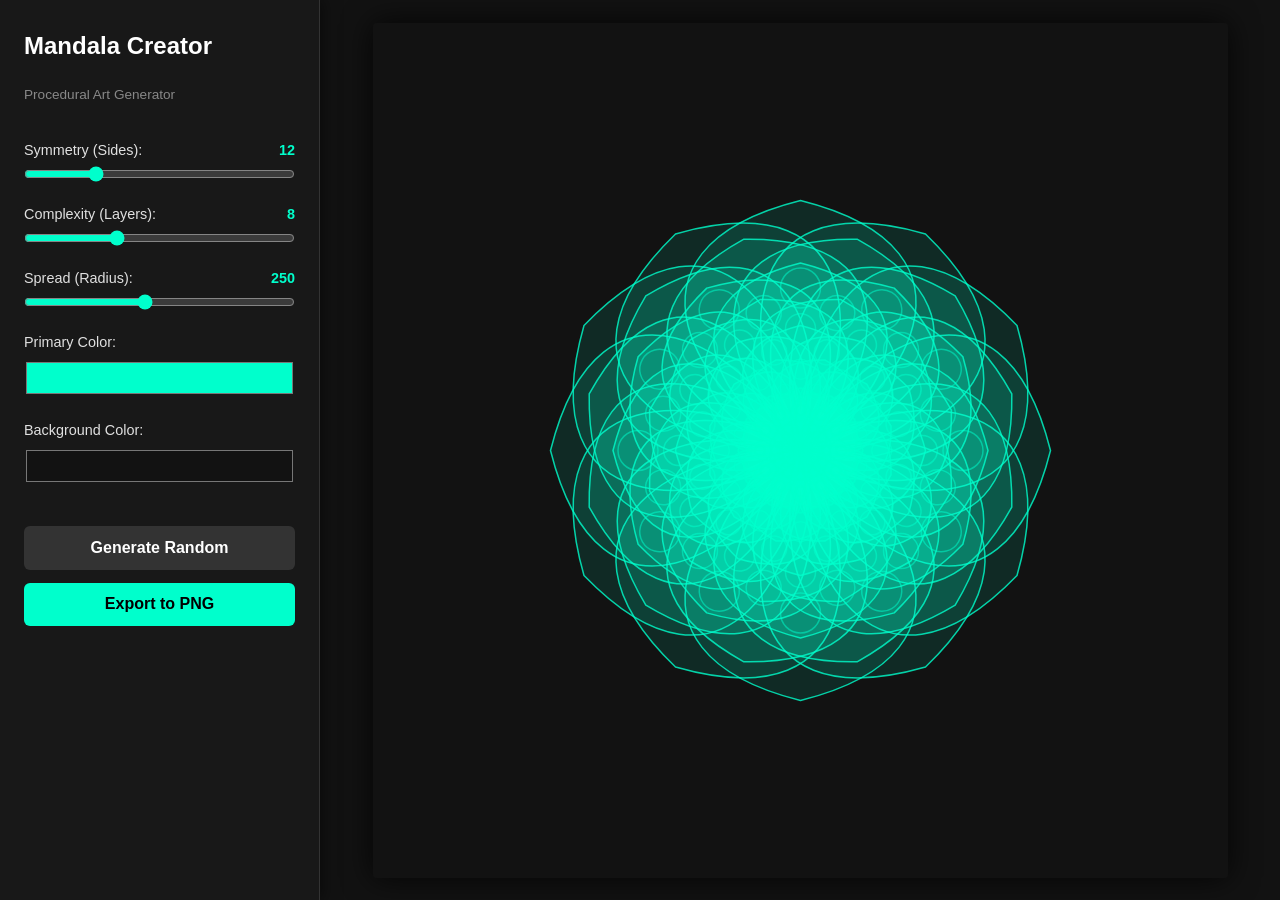
<file: Front-End/Geometric Mandalas/index.html>
<!DOCTYPE html>
<html lang="en">
<head>
    <meta charset="UTF-8">
    <meta name="viewport" content="width=device-width, initial-scale=1.0">
    <title>Generative Mandala Creator</title>
    <link rel="stylesheet" href="style.css">
</head>
<body>
    <aside class="controls">
        <h2>Mandala Creator</h2>
        <p class="subtitle">Procedural Art Generator</p>

        <div class="control-group">
            <label for="sides">Symmetry (Sides): <span id="sides-val">12</span></label>
            <input type="range" id="sides" min="4" max="36" value="12">
        </div>

        <div class="control-group">
            <label for="layers">Complexity (Layers): <span id="layers-val">8</span></label>
            <input type="range" id="layers" min="2" max="20" value="8">
        </div>

        <div class="control-group">
            <label for="radius">Spread (Radius): <span id="radius-val">250</span></label>
            <input type="range" id="radius" min="50" max="500" value="250">
        </div>

        <div class="control-group">
            <label for="color">Primary Color:</label>
            <input type="color" id="color" value="#00ffcc">
        </div>

        <div class="control-group">
            <label for="bgColor">Background Color:</label>
            <input type="color" id="bgColor" value="#121212">
        </div>

        <div class="button-group">
            <button id="btn-random" class="btn secondary">Generate Random</button>
            <button id="btn-export" class="btn primary">Export to PNG</button>
        </div>
    </aside>

    <main class="canvas-container">
        <canvas id="artCanvas"></canvas>
    </main>

    <script src="script.js"></script>
</body>
</html>
</file>
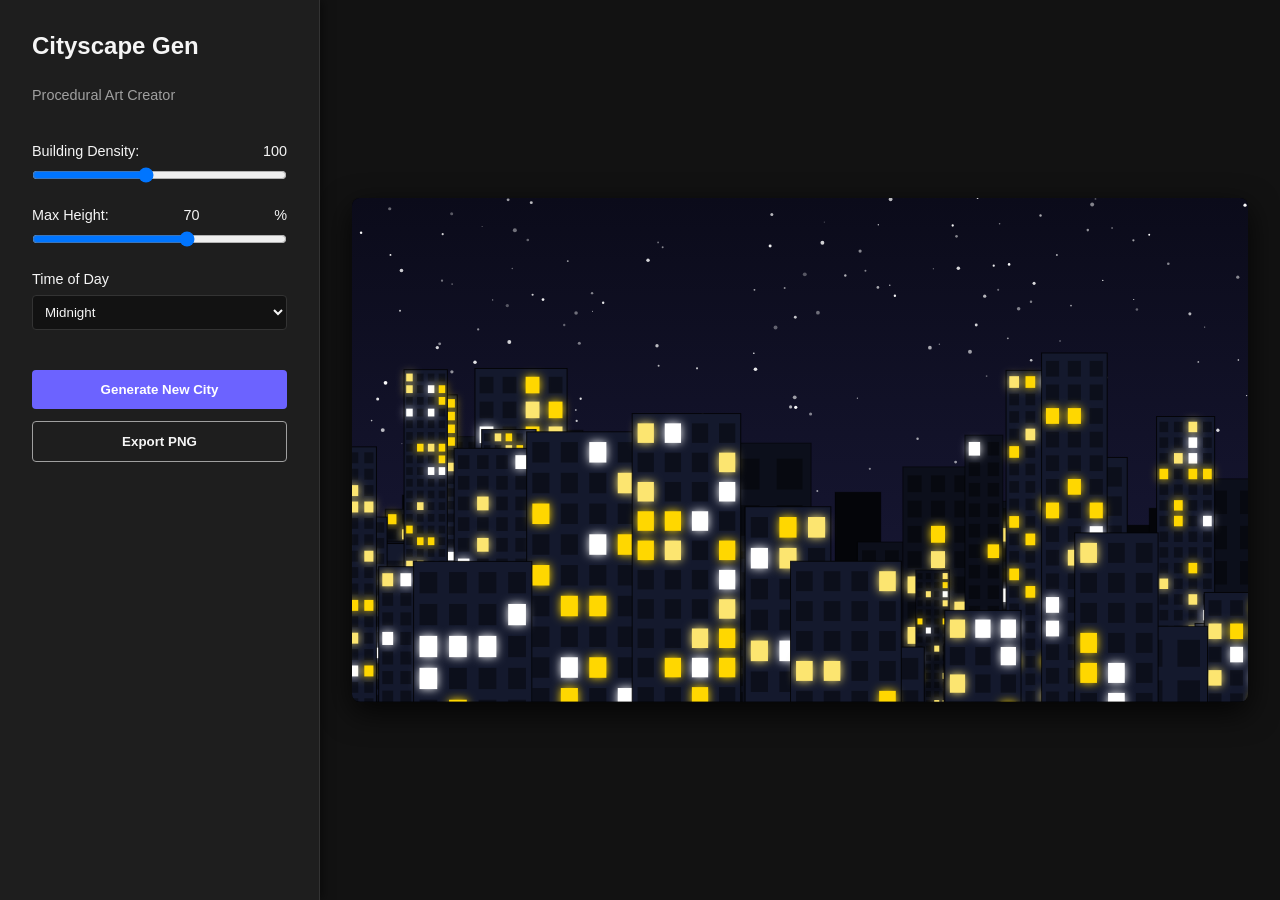
<file: Front-End/Procedural Cityscape Generator/index.html>
<!DOCTYPE html>
<html lang="en">
<head>
    <meta charset="UTF-8">
    <meta name="viewport" content="width=device-width, initial-scale=1.0">
    <title>Procedural Cityscape Generator</title>
    <link rel="stylesheet" href="style.css">
</head>
<body>
    <div class="app-container">
        <aside class="controls">
            <h1>Cityscape Gen</h1>
            <p class="subtitle">Procedural Art Creator</p>

            <div class="control-group">
                <label for="density">Building Density: <span id="densityVal">100</span></label>
                <input type="range" id="density" min="20" max="200" value="100">
            </div>

            <div class="control-group">
                <label for="maxHeight">Max Height: <span id="heightVal">70</span>%</label>
                <input type="range" id="maxHeight" min="30" max="95" value="70">
            </div>

            <div class="control-group">
                <label for="theme">Time of Day</label>
                <select id="theme">
                    <option value="midnight">Midnight</option>
                    <option value="sunset">Cyber Sunset</option>
                    <option value="toxic">Toxic Wasteland</option>
                </select>
            </div>

            <div class="button-group">
                <button id="generateBtn" class="primary-btn">Generate New City</button>
                <button id="downloadBtn" class="secondary-btn">Export PNG</button>
            </div>
        </aside>

        <main class="canvas-container">
            <canvas id="cityCanvas"></canvas>
        </main>
    </div>

    <script src="script.js"></script>
</body>
</html>
</file>
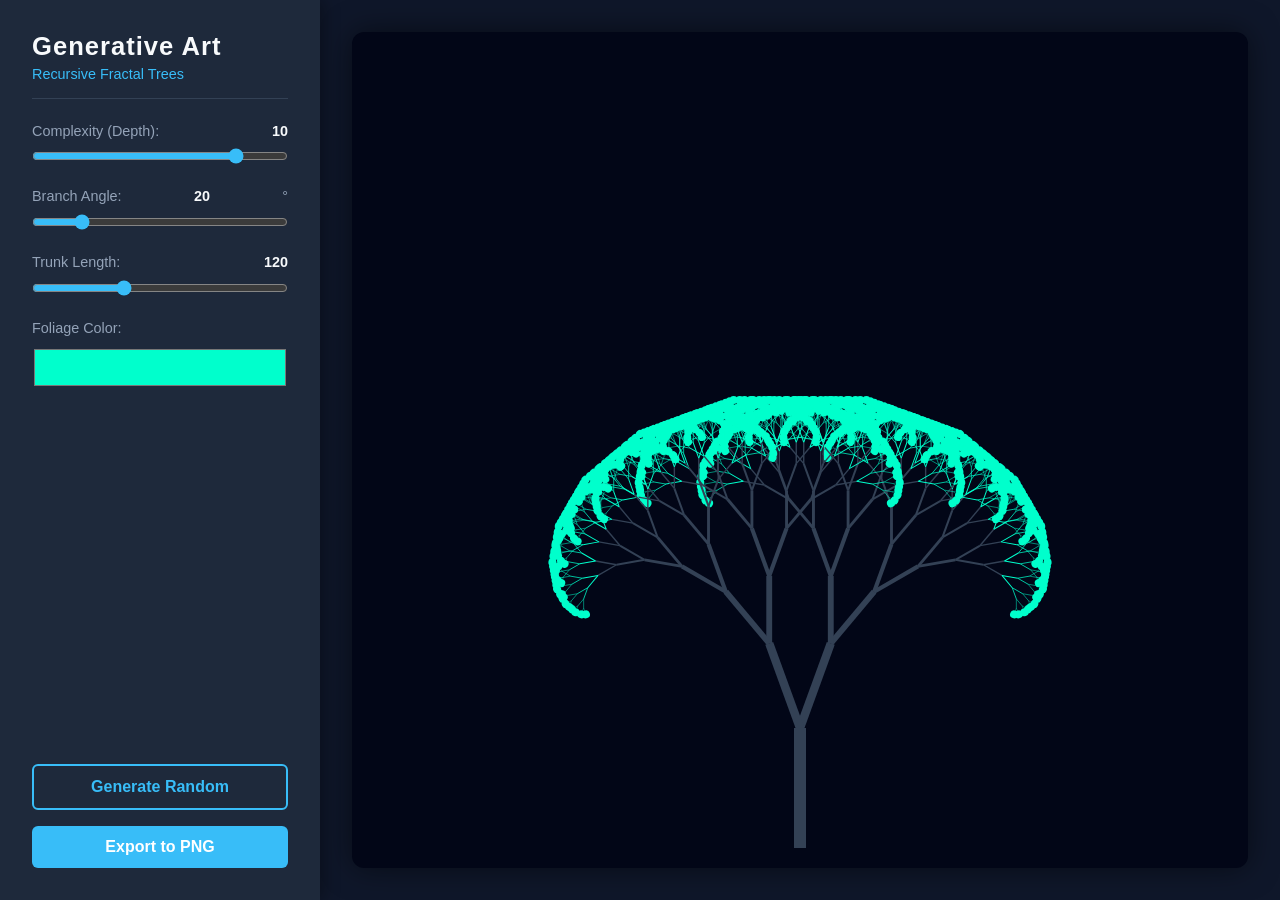
<file: Front-End/Procedural Generative Art/index.html>
<!DOCTYPE html>
<html lang="en">
<head>
    <meta charset="UTF-8">
    <meta name="viewport" content="width=device-width, initial-scale=1.0">
    <title>Procedural Art Creator</title>
    <link rel="stylesheet" href="style.css">
</head>
<body>
    <div class="container">
        <aside class="controls">
            <h2>Generative Art</h2>
            <p class="subtitle">Recursive Fractal Trees</p>

            <div class="control-group">
                <label for="depth">Complexity (Depth): <span id="depth-val">10</span></label>
                <input type="range" id="depth" min="1" max="12" value="10">
            </div>

            <div class="control-group">
                <label for="angle">Branch Angle: <span id="angle-val">20</span>°</label>
                <input type="range" id="angle" min="5" max="90" value="20">
            </div>

            <div class="control-group">
                <label for="length">Trunk Length: <span id="length-val">120</span></label>
                <input type="range" id="length" min="50" max="250" value="120">
            </div>

            <div class="control-group">
                <label for="color">Foliage Color:</label>
                <input type="color" id="color" value="#00ffcc">
            </div>

            <div class="button-group">
                <button id="btn-random">Generate Random</button>
                <button id="btn-download">Export to PNG</button>
            </div>
        </aside>

        <main class="canvas-container">
            <canvas id="art-canvas"></canvas>
        </main>
    </div>

    <script src="script.js"></script>
</body>
</html>
</file>
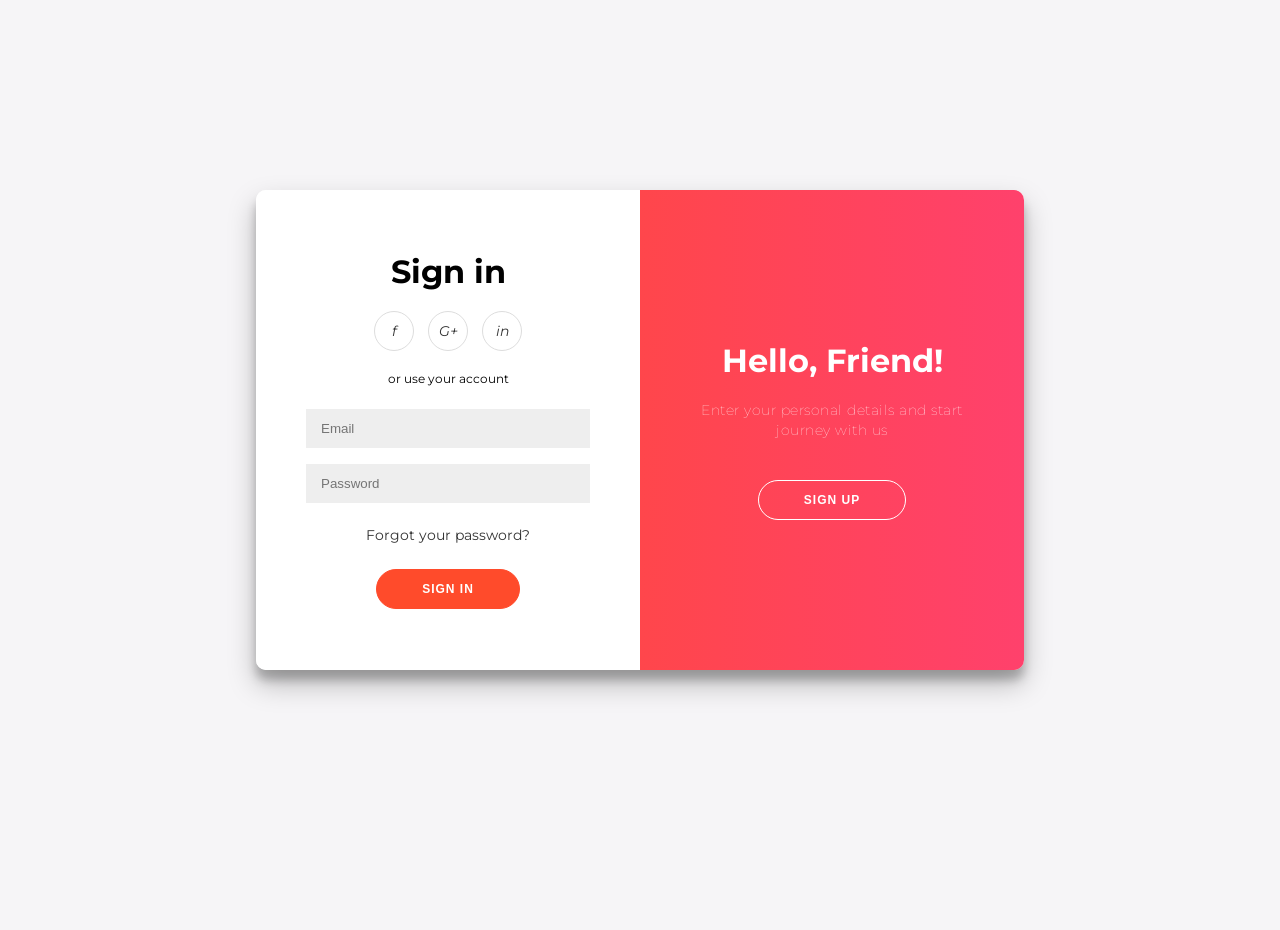
<file: Front-End/Sign-in Page/index.html>
<!DOCTYPE html>
<html lang="en">
<head>
    <meta charset="UTF-8">
    <meta name="viewport" content="width=device-width, initial-scale=1.0">
    <title>Document</title>
    <link rel="stylesheet" href="./style.css">
</head>
<body>
    <div class="container" id="container">
    <div class="form-container sign-up-container">
        <form action="#">
            <h1>Create Account</h1>
            <div class="social-container">
                <a href="#" class="social"><i class="fab fa-facebook-f">f</i></a>
                <a href="#" class="social"><i class="fab fa-google-plus-g">G+</i></a>
                <a href="#" class="social"><i class="fab fa-linkedin-in">in</i></a>
            </div>
            <span>or use your email for registration</span>
            <input type="text" placeholder="Name" />
            <input type="email" placeholder="Email" />
            <input type="password" placeholder="Password" />
            <button>Sign Up</button>
        </form>
    </div>

    <div class="form-container sign-in-container">
        <form action="#">
            <h1>Sign in</h1>
            <div class="social-container">
                <a href="#" class="social"><i class="fab fa-facebook-f">f</i></a>
                <a href="#" class="social"><i class="fab fa-google-plus-g">G+</i></a>
                <a href="#" class="social"><i class="fab fa-linkedin-in">in</i></a>
            </div>
            <span>or use your account</span>
            <input type="email" placeholder="Email" />
            <input type="password" placeholder="Password" />
            <a href="#">Forgot your password?</a>
            <button>Sign In</button>
        </form>
    </div>

    <div class="overlay-container">
        <div class="overlay">
            <div class="overlay-panel overlay-left">
                <h1>Welcome Back!</h1>
                <p>To keep connected with us please login with your personal info</p>
                <button class="ghost" id="signIn">Sign In</button>
            </div>
            <div class="overlay-panel overlay-right">
                <h1>Hello, Friend!</h1>
                <p>Enter your personal details and start journey with us</p>
                <button class="ghost" id="signUp">Sign Up</button>
            </div>
        </div>
    </div>
</div>
<script src="./script.js"></script>
</body>
</html>
</file>
<file: Front-End/Geometric Mandalas/style.css>
/* Reset and Base Styles */
* {
    box-sizing: border-box;
    margin: 0;
    padding: 0;
}

body {
    display: flex;
    height: 100vh;
    font-family: 'Segoe UI', Tahoma, Geneva, Verdana, sans-serif;
    background-color: #000;
    color: #e0e0e0;
    overflow: hidden;
}

/* Sidebar Controls */
.controls {
    width: 320px;
    background-color: #181818;
    border-right: 1px solid #333;
    padding: 2rem 1.5rem;
    display: flex;
    flex-direction: column;
    gap: 1.5rem;
    overflow-y: auto;
    box-shadow: 2px 0 15px rgba(0,0,0,0.5);
    z-index: 10;
}

h2 {
    font-size: 1.5rem;
    color: #fff;
    margin-bottom: 0.2rem;
}

.subtitle {
    font-size: 0.85rem;
    color: #888;
    margin-bottom: 1rem;
}

/* Control Elements */
.control-group {
    display: flex;
    flex-direction: column;
    gap: 0.5rem;
}

label {
    font-size: 0.9rem;
    font-weight: 500;
    display: flex;
    justify-content: space-between;
}

label span {
    color: #00ffcc;
    font-weight: bold;
}

input[type="range"] {
    width: 100%;
    cursor: pointer;
    accent-color: #00ffcc;
}

input[type="color"] {
    width: 100%;
    height: 40px;
    border: none;
    border-radius: 4px;
    cursor: pointer;
    background: none;
}

/* Buttons */
.button-group {
    display: flex;
    flex-direction: column;
    gap: 0.8rem;
    margin-top: 1rem;
}

.btn {
    padding: 0.8rem;
    border: none;
    border-radius: 6px;
    font-size: 1rem;
    font-weight: bold;
    cursor: pointer;
    transition: all 0.2s ease;
}

.btn.primary {
    background-color: #00ffcc;
    color: #000;
}

.btn.primary:hover {
    background-color: #00e6b8;
}

.btn.secondary {
    background-color: #333;
    color: #fff;
}

.btn.secondary:hover {
    background-color: #444;
}

/* Canvas Area */
.canvas-container {
    flex: 1;
    display: flex;
    justify-content: center;
    align-items: center;
    background-color: #121212;
    position: relative;
}

canvas {
    background-color: #121212;
    box-shadow: 0 0 30px rgba(0, 0, 0, 0.8);
    max-width: 95%;
    max-height: 95%;
    border-radius: 4px;
}
</file>
<file: Front-End/Procedural Cityscape Generator/style.css>
:root {
    --bg-color: #121212;
    --panel-bg: #1e1e1e;
    --text-main: #f5f5f5;
    --text-muted: #a0a0a0;
    --accent: #6c63ff;
    --accent-hover: #574bfa;
    --border: #333333;
}

* {
    box-sizing: border-box;
    margin: 0;
    padding: 0;
    font-family: 'Segoe UI', Tahoma, Geneva, Verdana, sans-serif;
}

body {
    background-color: var(--bg-color);
    color: var(--text-main);
    height: 100vh;
    overflow: hidden;
}

.app-container {
    display: flex;
    height: 100%;
}

/* Sidebar Controls */
.controls {
    width: 320px;
    background-color: var(--panel-bg);
    border-right: 1px solid var(--border);
    padding: 2rem;
    display: flex;
    flex-direction: column;
    gap: 1.5rem;
    overflow-y: auto;
    z-index: 10;
    box-shadow: 2px 0 10px rgba(0,0,0,0.5);
}

h1 {
    font-size: 1.5rem;
    margin-bottom: 0.2rem;
}

.subtitle {
    color: var(--text-muted);
    font-size: 0.9rem;
    margin-bottom: 1rem;
}

.control-group {
    display: flex;
    flex-direction: column;
    gap: 0.5rem;
}

label {
    font-size: 0.9rem;
    font-weight: 500;
    display: flex;
    justify-content: space-between;
}

/* Inputs & Buttons */
input[type="range"] {
    width: 100%;
    cursor: pointer;
}

select {
    width: 100%;
    padding: 0.5rem;
    background-color: var(--bg-color);
    color: var(--text-main);
    border: 1px solid var(--border);
    border-radius: 4px;
    cursor: pointer;
}

.button-group {
    margin-top: 1rem;
    display: flex;
    flex-direction: column;
    gap: 0.75rem;
}

button {
    padding: 0.75rem;
    border: none;
    border-radius: 4px;
    font-weight: bold;
    cursor: pointer;
    transition: background-color 0.2s ease;
}

.primary-btn {
    background-color: var(--accent);
    color: white;
}

.primary-btn:hover {
    background-color: var(--accent-hover);
}

.secondary-btn {
    background-color: transparent;
    border: 1px solid var(--text-muted);
    color: var(--text-main);
}

.secondary-btn:hover {
    background-color: rgba(255, 255, 255, 0.1);
}

/* Canvas Area */
.canvas-container {
    flex-grow: 1;
    position: relative;
    display: flex;
    align-items: center;
    justify-content: center;
    padding: 2rem;
}

canvas {
    background-color: #000;
    box-shadow: 0 10px 30px rgba(0,0,0,0.8);
    border-radius: 8px;
    max-width: 100%;
    max-height: 100%;
}
</file>
<file: Front-End/Procedural Generative Art/style.css>
:root {
    --bg-main: #0f172a;
    --bg-panel: #1e293b;
    --text-primary: #f8fafc;
    --text-secondary: #94a3b8;
    --accent: #38bdf8;
    --accent-hover: #0ea5e9;
}

* {
    box-sizing: border-box;
    margin: 0;
    padding: 0;
    font-family: 'Segoe UI', Tahoma, Geneva, Verdana, sans-serif;
}

body {
    background-color: var(--bg-main);
    color: var(--text-primary);
    height: 100vh;
    overflow: hidden;
}

.container {
    display: flex;
    width: 100%;
    height: 100%;
}

/* Sidebar Controls */
.controls {
    width: 320px;
    background-color: var(--bg-panel);
    padding: 2rem;
    display: flex;
    flex-direction: column;
    gap: 1.5rem;
    box-shadow: 4px 0 15px rgba(0, 0, 0, 0.3);
    z-index: 10;
}

h2 {
    color: var(--text-primary);
    font-size: 1.6rem;
    letter-spacing: 1px;
}

.subtitle {
    color: var(--accent);
    font-size: 0.9rem;
    margin-top: -1.2rem;
    padding-bottom: 1rem;
    border-bottom: 1px solid #334155;
}

.control-group {
    display: flex;
    flex-direction: column;
    gap: 0.6rem;
}

label {
    font-size: 0.9rem;
    color: var(--text-secondary);
    display: flex;
    justify-content: space-between;
}

label span {
    color: var(--text-primary);
    font-weight: bold;
}

input[type="range"] {
    width: 100%;
    cursor: pointer;
    accent-color: var(--accent);
}

input[type="color"] {
    width: 100%;
    height: 45px;
    border: none;
    border-radius: 6px;
    cursor: pointer;
    background: none;
}

/* Buttons */
.button-group {
    display: flex;
    flex-direction: column;
    gap: 1rem;
    margin-top: auto;
}

button {
    padding: 12px;
    border: none;
    border-radius: 6px;
    font-size: 1rem;
    font-weight: 600;
    cursor: pointer;
    transition: background-color 0.2s ease;
}

#btn-random {
    background-color: transparent;
    color: var(--accent);
    border: 2px solid var(--accent);
}

#btn-random:hover {
    background-color: rgba(56, 189, 248, 0.1);
}

#btn-download {
    background-color: var(--accent);
    color: #fff;
}

#btn-download:hover {
    background-color: var(--accent-hover);
}

/* Canvas Area */
.canvas-container {
    flex: 1;
    display: flex;
    justify-content: center;
    align-items: center;
    padding: 2rem;
}

canvas {
    background-color: #020617;
    box-shadow: 0 0 30px rgba(0, 0, 0, 0.5);
    border-radius: 12px;
    /* Responsive handling */
    max-width: 100%;
    max-height: 100%;
}

/* Responsive adjustments */
@media (max-width: 768px) {
    .container {
        flex-direction: column;
    }
    .controls {
        width: 100%;
        height: 35vh;
        overflow-y: auto;
        padding: 1.5rem;
    }
    .canvas-container {
        height: 65vh;
        padding: 1rem;
    }
}
</file>
<file: Front-End/Sign-in Page/style.css>
@import url('https://fonts.googleapis.com/css?family=Montserrat:400,800');

* {
    box-sizing: border-box;
}

body {
    background: #f6f5f7;
    display: flex;
    justify-content: center;
    align-items: center;
    flex-direction: column;
    font-family: 'Montserrat', sans-serif;
    height: 100vh;
    margin: -20px 0 50px;
}

h1 {
    font-weight: bold;
    margin: 0;
}

p {
    font-size: 14px;
    font-weight: 100;
    line-height: 20px;
    letter-spacing: 0.5px;
    margin: 20px 0 30px;
}

span {
    font-size: 12px;
    margin-bottom: 15px;
}

a {
    color: #333;
    font-size: 14px;
    text-decoration: none;
    margin: 15px 0;
}

button {
    border-radius: 20px;
    border: 1px solid #ff4b2b;
    background-color: #ff4b2b;
    color: #FFFFFF;
    font-size: 12px;
    font-weight: bold;
    padding: 12px 45px;
    letter-spacing: 1px;
    text-transform: uppercase;
    transition: transform 80ms ease-in;
    cursor: pointer;
    margin-top: 10px;
}

button:active {
    transform: scale(0.95);
}

button:focus {
    outline: none;
}

button.ghost {
    background-color: transparent;
    border-color: #FFFFFF;
}

form {
    background-color: #FFFFFF;
    display: flex;
    align-items: center;
    justify-content: center;
    flex-direction: column;
    padding: 0 50px;
    height: 100%;
    text-align: center;
}

input {
    background-color: #eee;
    border: none;
    padding: 12px 15px;
    margin: 8px 0;
    width: 100%;
}

/* --- The Main Container --- */
.container {
    background-color: #fff;
    border-radius: 10px;
    box-shadow: 0 14px 28px rgba(0,0,0,0.25), 0 10px 10px rgba(0,0,0,0.22);
    position: relative;
    overflow: hidden;
    width: 768px;
    max-width: 100%;
    min-height: 480px;
}

.form-container {
    position: absolute;
    top: 0;
    height: 100%;
    transition: all 0.6s ease-in-out;
}

.sign-in-container {
    left: 0;
    width: 50%;
    z-index: 2;
}

.sign-up-container {
    left: 0;
    width: 50%;
    opacity: 0;
    z-index: 1;
}

/* --- Animations & Transformations --- */
/* When 'right-panel-active' is applied via JS, slide the forms */
.container.right-panel-active .sign-in-container {
    transform: translateX(100%);
}

.container.right-panel-active .sign-up-container {
    transform: translateX(100%);
    opacity: 1;
    z-index: 5;
    animation: show 0.6s;
}

@keyframes show {
    0%, 49.99% {
        opacity: 0;
        z-index: 1;
    }
    50%, 100% {
        opacity: 1;
        z-index: 5;
    }
}

/* --- The Overlay (The Red Sliding Panel) --- */
.overlay-container {
    position: absolute;
    top: 0;
    left: 50%;
    width: 50%;
    height: 100%;
    overflow: hidden;
    transition: transform 0.6s ease-in-out;
    z-index: 100;
}

.container.right-panel-active .overlay-container {
    transform: translateX(-100%);
}

.overlay {
    background: #ff416c;
    background: -webkit-linear-gradient(to right, #ff4b2b, #ff416c);
    background: linear-gradient(to right, #ff4b2b, #ff416c);
    background-repeat: no-repeat;
    background-size: cover;
    background-position: 0 0;
    color: #FFFFFF;
    position: relative;
    left: -100%;
    height: 100%;
    width: 200%;
    transform: translateX(0);
    transition: transform 0.6s ease-in-out;
}

.container.right-panel-active .overlay {
    transform: translateX(50%);
}

.overlay-panel {
    position: absolute;
    display: flex;
    align-items: center;
    justify-content: center;
    flex-direction: column;
    padding: 0 40px;
    text-align: center;
    top: 0;
    height: 100%;
    width: 50%;
    transform: translateX(0);
    transition: transform 0.6s ease-in-out;
}

.overlay-left {
    transform: translateX(-20%);
}

.container.right-panel-active .overlay-left {
    transform: translateX(0);
}

.overlay-right {
    right: 0;
    transform: translateX(0);
}

.container.right-panel-active .overlay-right {
    transform: translateX(20%);
}

/* Social icons styling */
.social-container {
    margin: 20px 0;
}

.social-container a {
    border: 1px solid #DDDDDD;
    border-radius: 50%;
    display: inline-flex;
    justify-content: center;
    align-items: center;
    margin: 0 5px;
    height: 40px;
    width: 40px;
}
</file>
